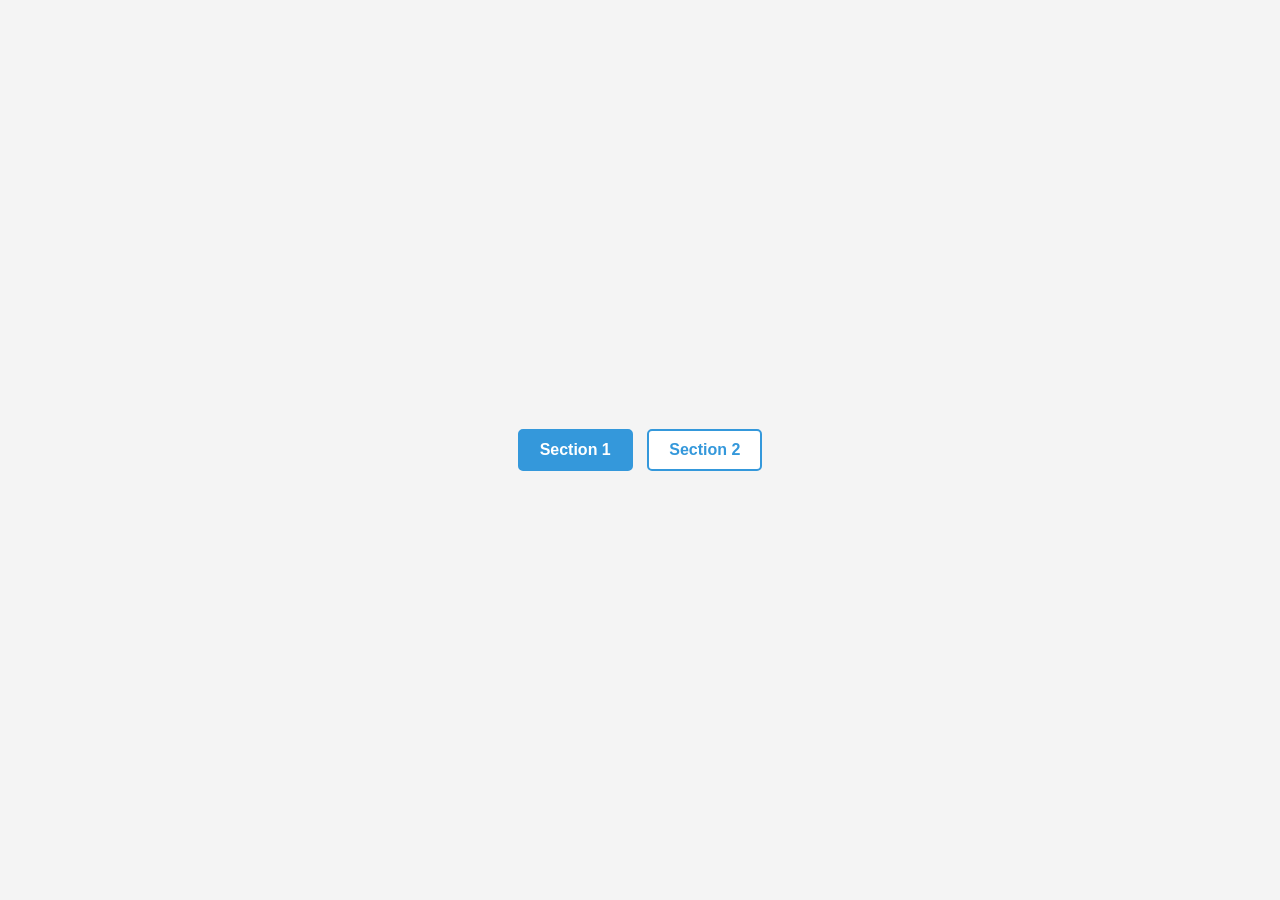
<file: index.html>
<!DOCTYPE html>
<html lang="en">
<head>
    <meta charset="UTF-8">
    <meta name="viewport" content="width=device-width, initial-scale=1.0">
    <title>Beautiful Buttons</title>
    <style>
        body {
            font-family: 'Poppins', sans-serif;
            display: flex;
            align-items: center;
            justify-content: center;
            height: 100vh;
            margin: 0;
            background-color: #f4f4f4;
        }

        .button-container {
            text-align: center;
        }

        .custom-button {
            display: inline-block;
            padding: 10px 20px;
            font-size: 16px;
            font-weight: bold;
            text-align: center;
            text-decoration: none;
            border-radius: 5px;
            transition: background-color 0.3s ease;
            cursor: pointer;
            margin: 5px;
        }

        .primary-button {
            color: #fff;
            background-color: #3498db;
            border: 2px solid #3498db;
        }

        .secondary-button {
            color: #3498db;
            background-color: #fff;
            border: 2px solid #3498db;
        }

        .custom-button:hover {
            background-color: #2c3e50;
        }
    </style>
</head>
<body>

    <div class="button-container">
        <a href="Section1.html" class="custom-button primary-button">Section 1</a>
        <a href="Section2.html" class="custom-button secondary-button">Section 2</a>
    </div>

</body>
<script src=""></script>
</html>
</file>
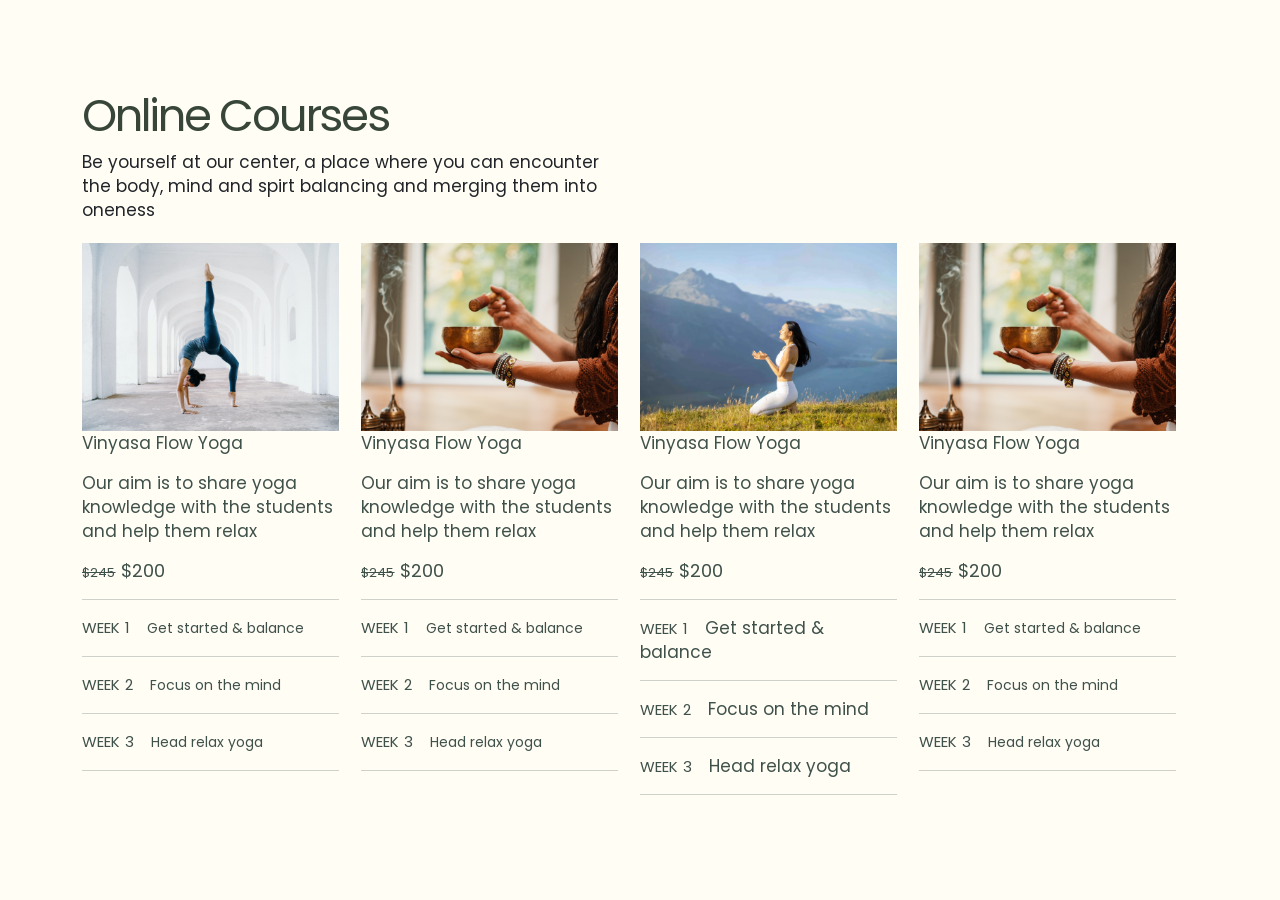
<file: Section1.html>
<html lang="en">
<head>
    <meta charset="UTF-8">
    <meta name="viewport" content="width=device-width, initial-scale=1.0">
    <title>Online Courses</title>
    <link rel="stylesheet" href="CssSection1.css">
    <link rel="preconnect" href="https://fonts.googleapis.com">
    <link rel="preconnect" href="https://fonts.gstatic.com" crossorigin>
    <link href="https://fonts.googleapis.com/css2?family=Poppins&display=swap" rel="stylesheet">
    <link href="https://cdn.jsdelivr.net/npm/bootstrap@5.3.2/dist/css/bootstrap.min.css" rel="stylesheet" integrity="sha384-T3c6CoIi6uLrA9TneNEoa7RxnatzjcDSCmG1MXxSR1GAsXEV/Dwwykc2MPK8M2HN" crossorigin="anonymous">
</head>

<body class="background">
    <div class="container">
        <div class="header">
            <h2>Online Courses</h2>
            <p>Be yourself at our center, a place where you can encounter the body, mind and spirt balancing and merging them into oneness </p>
        </div>
        <div class="main">
            <div class="vinyasa">
                <div class="vinyasa1">
                    <img src="vinyasa1.png" alt="">
                    <p>Vinyasa Flow Yoga</p>
                    <p>Our aim is to share yoga knowledge with the students and help them relax</p>
                    <p><del>$245</del> <strong>$200</strong></p>
                    <hr>
                    <span>WEEK 1 &nbsp; &nbsp;</span><span class="content">Get started & balance</span>
                    <hr>
                    <span>WEEK 2 &nbsp; &nbsp;</span><span class="content">Focus on the mind</span>
                    <hr>
                    <span>WEEK 3 &nbsp; &nbsp;</span><span class="content">Head relax yoga</span>
                    <hr>
                </div>
            </div>
            <div class="vinyasa">
                <div class="vinyasa2">
                    <img src="vinyasa2.png" alt="">
                    <p>Vinyasa Flow Yoga</p>
                    <p>Our aim is to share yoga knowledge with the students and help them relax</p>
                    <p><del>$245</del> <strong>$200</strong></p>

                    <hr>
                    <span>WEEK 1 &nbsp; &nbsp;</span><span class="content">Get started & balance</span>
                    <hr>
                    <span>WEEK 2 &nbsp; &nbsp;</span><span class="content">Focus on the mind</span>
                    <hr>
                    <span>WEEK 3 &nbsp; &nbsp;</span><span class="content">Head relax yoga</span>
                    <hr>
                </div>
            </div>
            <div class="vinyasa">
                <div class="vinyasa3">
                    <img src="vinyasa3.png" alt="">
                    <p>Vinyasa Flow Yoga</p>
                    <p>Our aim is to share yoga knowledge with the students and help them relax</p>
                    <p><del>$245</del> <strong>$200</strong></p>

                    <hr>
                    <span>WEEK 1 &nbsp; &nbsp;</span><span class="content">Get started & balance</span>
                    <hr>
                    <span>WEEK 2 &nbsp; &nbsp;</span><span class="content">Focus on the mind</span>
                    <hr>
                    <span>WEEK 3 &nbsp; &nbsp;</span><span class="content">Head relax yoga</span>
                    <hr>
                </div>
            </div>
            <div class="vinyasa">
                <div class="vinyasa4">
                    <img src="vinyasa4.png" alt="">
                    <p>Vinyasa Flow Yoga</p>
                    <p>Our aim is to share yoga knowledge with the students and help them relax</p>
                    <p><del>$245</del> <strong>$200</strong></p>
                    <hr>
                    <span>WEEK 1 &nbsp; &nbsp;</span><span class="content">Get started & balance</span>
                    <hr>
                    <span>WEEK 2 &nbsp; &nbsp;</span><span class="content">Focus on the mind</span>
                    <hr>
                    <span>WEEK 3 &nbsp; &nbsp;</span><span class="content">Head relax yoga</span>
                    <hr>
                </div>
            </div>
        </div>
    </div>
</body>
</html>
</file>
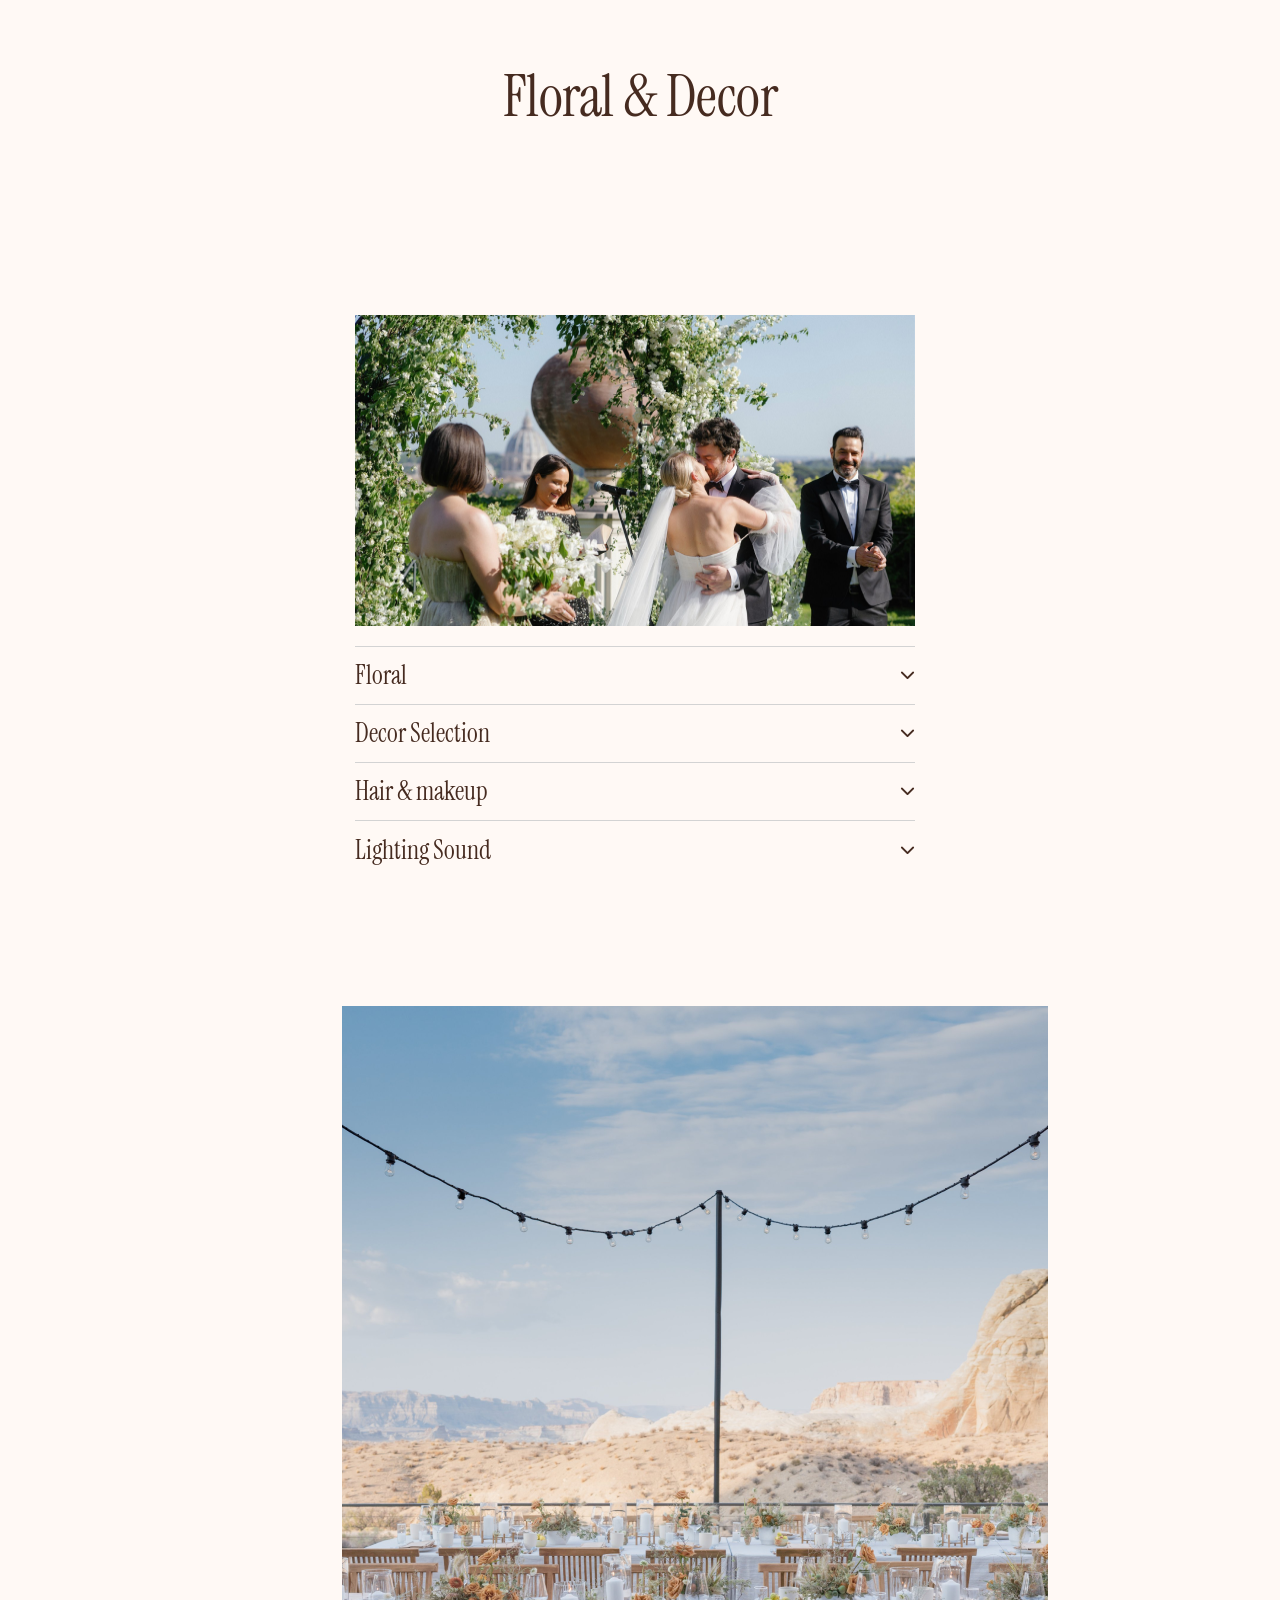
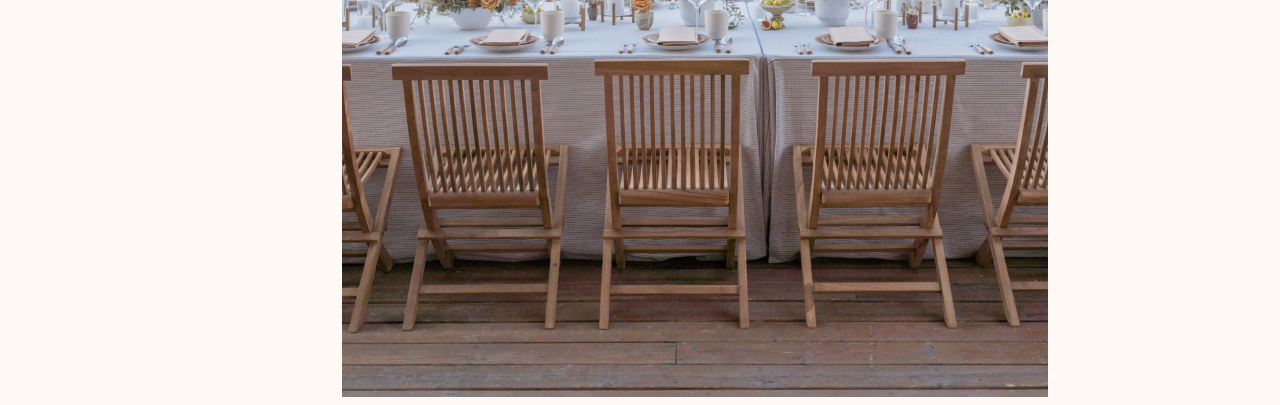
<file: Section2.html>
<html lang="en">

<head>
    <meta charset="UTF-8">
    <meta name="viewport" content="width=device-width, initial-scale=1.0">
    <title>Floral & Decor</title>
    <link rel="stylesheet" href="CssSection2.css">

    <link rel="stylesheet" href="https://cdnjs.cloudflare.com/ajax/libs/font-awesome/6.5.1/css/all.min.css"
        integrity="sha512-DTOQO9RWCH3ppGqcWaEA1BIZOC6xxalwEsw9c2QQeAIftl+Vegovlnee1c9QX4TctnWMn13TZye+giMm8e2LwA=="
        crossorigin="anonymous" referrerpolicy="no-referrer" />

</head>
<body>
    <div class="container">
        <div class="header">
            <p class="title">Floral & Decor</p>
        </div>
        <div class="main">
            <div class="main-left">
                <img src="Rectangle 75.png" alt="">
                <hr>
                <div class="main-floral">
                    <div class="floral">
                        <h3>Floral</h3><i class="fas fa-chevron-down"></i>
                    </div>
                    <p class="content content-floral">The Design is the imagination, creativity and inspiration that
                        makes your event unique. We work closely with you to sleuth out your style and then use that
                        insight to develop every aesthetic component of your event from stationery and lighting to
                        flowers and furniture.</p>
                </div>
                <hr>
                <div class="main-decor">
                    <div class="decor">
                        <h3>Decor Selection</h3> <i class="fas fa-chevron-down"></i>
                    </div>
                    <p class="content content-decor">The Design is the imagination, creativity and inspiration that
                        makes your event unique. We work closely with you to sleuth out your style and then use that
                        insight to develop every aesthetic component of your event from stationery and lighting to
                        flowers and furniture.</p>
                </div>
                <hr>
                <div class="main-hair">
                    <div class="hair">
                        <h3>Hair & makeup</h3> <i class="fas fa-chevron-down"></i>
                    </div>
                    <p class="content content-hair">The Design is the imagination, creativity and inspiration that makes
                        your event unique. We work closely with you to sleuth out your style and then use that insight
                        to develop every aesthetic component of your event from stationery and lighting to flowers and
                        furniture.</p>
                </div>
                <hr>
                <div class="main-light">
                    <div class="lighting">
                        <h3>Lighting Sound</h3> <i class="fas fa-chevron-down"></i>
                    </div>
                    <p class="content content-lighting">The Design is the imagination, creativity and inspiration that
                        makes
                        your event unique. We work closely with you to sleuth out your style and then use that insight
                        to
                        develop every aesthetic component of your event from stationery and lighting to flowers and
                        furniture.
                    </p>
                </div>
            </div>
            <div class="main-right">
                <img src="Rectangle 74.png" alt="">
            </div>
        </div>
    </div>
    <script src="Section2.js"></script>
</body>

</html>
</file>
<file: CssSection1.css>
.background {
    background-color: #FFFDF4;
}

body {
    font-family: 'Poppins', sans-serif;
    background-color: #FFFDF4;
    display: flex;
    align-items: center;
    justify-content: space-between;
}


.container {
    padding: 70px, 194px, 30px, 194px;
}

.header {
    width: 519px;
    height: 154px;
    padding-bottom: 30px;
}

.header h2 {
    font-family: Poppins;
    font-size: 45px;
    font-weight: 400;
    line-height: 53px;
    letter-spacing: -0.05em;
    text-align: left;
    color: #374639;

}

.header p {
    font-family: Poppins;
    font-size: 17px;
    font-weight: 400;
    line-height: 24px;
    letter-spacing: 0em;
    text-align: left;

}


.main {
    display: flex;
    width: 100%;
}

.vinyasa {
    margin-right: 2%;
    color: #3F514B;
}

.vinyasa p {
    font-family: Poppins;
    font-size: 17px;
    font-weight: 400;
    line-height: 24px;
    letter-spacing: 0em;
    text-align: left;

}

.vinyasa p del {
    font-family: Poppins;
    font-size: 13px;
    font-weight: 400;
    line-height: 18px;
    letter-spacing: 0.01em;
    text-align: left;
}

.vinyasa p strong {
    font-family: Poppins;
    font-size: 18px;
    font-weight: 400;
    line-height: 23px;
    letter-spacing: 0em;
    text-align: left;
}

.vinyasa span {
    font-family: Poppins;
    font-size: 15px;
    font-weight: 400;
    line-height: 18px;
    letter-spacing: 0.01em;
    text-align: left;

}

.vinyasa .content {
    font-family: Poppins;
    font-size: 14px;
    font-weight: 400;
    line-height: 24px;
    letter-spacing: 0em;
}

.vinyasa3 .content {
    font-family: Poppins;
    font-size: 17px;
    font-weight: 400;
    line-height: 24px;
    letter-spacing: 0em;
    text-align: left;

}


img {
    width: 100%;
}

@media (max-width: 805px) {
    .container {
        padding: 30px;
    }

    .main {
        flex-direction: column;
    }

    .vinyasa {
        margin-right: 0;
        margin-bottom: 20px;
        /* Add space between vinyasa elements */
    }
}
</file>
<file: CssSection2.css>
@import url('https://fonts.googleapis.com/css2?family=Instrument+Serif&display=swap');

body {
    font-family: Instrument Serif;
    display: flex;
    flex-direction: column;
    align-items: center;
    justify-content: center;
    background-color: #FFF9F5;
}

.header {
    font-family: Instrument Serif;
    text-align: center;
    font-size: 3vw;
    font-weight: 400;
    line-height: 1.2;
    letter-spacing: -0.01em;
    margin: 4% 0;
}

.title {
    font-family: Instrument Serif;
    font-size: 58px;
    font-weight: 400;
    line-height: 61px;
    letter-spacing: -0.01em;
    text-align: center;
    color: #462B20;
}

.main {
    display: flex;
    flex-wrap: wrap;
    justify-content: space-around;
    /* Các ảnh nằm ngang với nhau */
}

.main-left {
    margin-top: 130px;
    width: 560px;
    height: 691px;
    margin-right: 10px;
}

.floral,
.decor,
.hair,
.lighting {
    display: flex;
    justify-content: space-between;
    align-items: center;
    line-height: 58px;
    height: 58px;
    margin: 0px;
}

hr {
    margin: 0px;
    height: 0.15px;
    background-color: lightgray;
    border: none;
}

.main-left img {
    width: 100%;
    height: auto;
    max-height: 45%;
    margin-bottom: 20px;
}


.main-left i {
    font-size: 15px; 
    line-height: 40px; 
    display: flex;
    align-items: center;
    justify-content: center;
    letter-spacing: 0em;
    color: #462B20;
}

.main-left h3 {

    font-family: Instrument Serif;
    font-size: 26px;
    font-weight: 400;
    line-height: 28px;
    letter-spacing: 0em;
    text-align: left;
    color: #462B20;

}

.main-left p {

    font-family: Inter;
    font-size: 15px;
    font-weight: 400;
    line-height: 23px;
    letter-spacing: 0em;
    text-align: left;
    color: #42291F;


}

.main-right img {
    width: 100%;
    height: auto;
}

.main-right {
    width: 706px;
    height: 991px;
    margin-left: 110px;
}

.content {
    display: none;
    width: 90%;
}

.content.active {
    display: block;
}

/* Responsive design for smaller screens (e.g., phones) */
@media screen and (max-width: 768px) {

    .main-left,
    .main-right {
        width: 100%;
        margin: 2% 0;
    }
}
</file>
